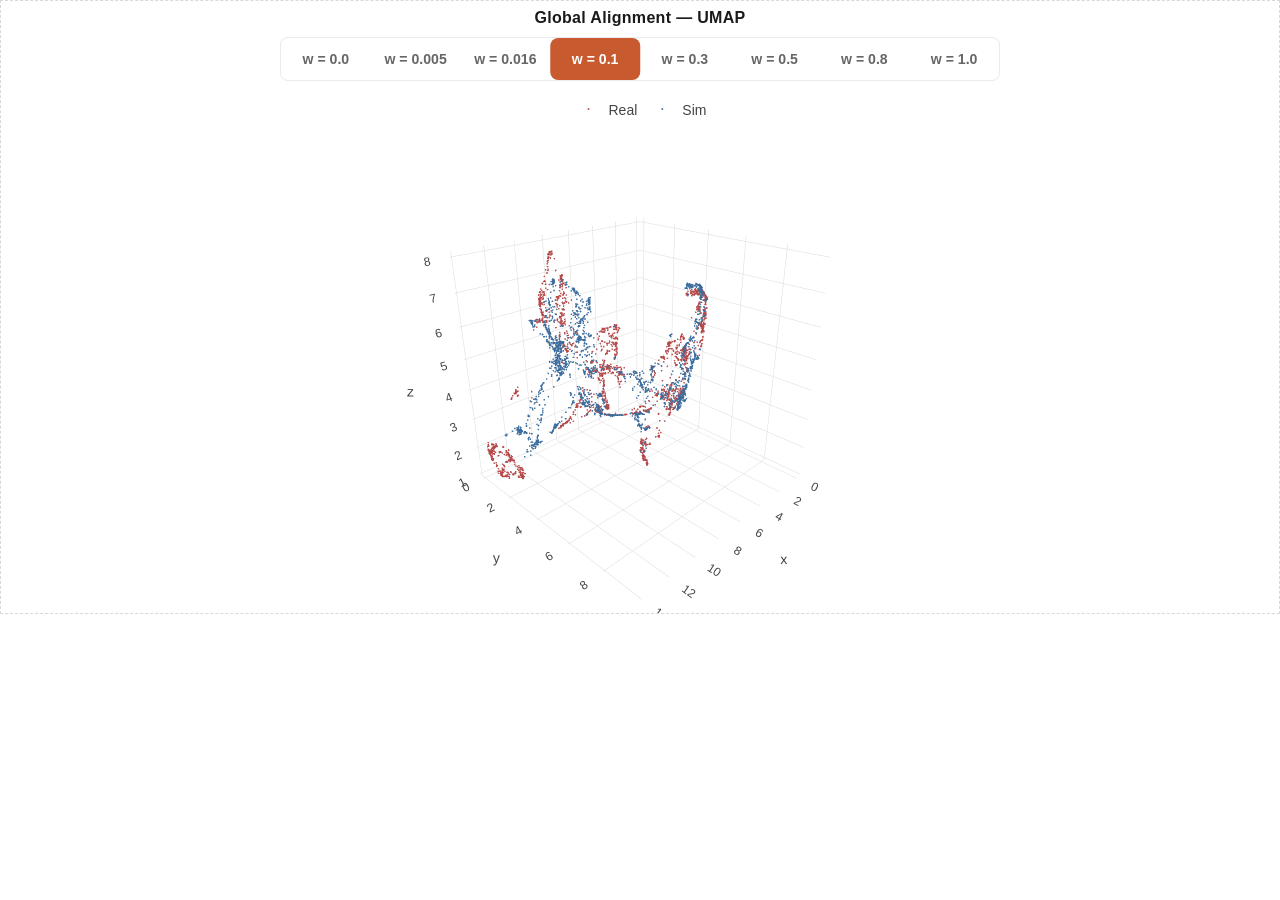
<file: files/umap3d_deep_mugcleanup.html>
<!DOCTYPE html>
<html lang="en">
<head>
  <meta charset="utf-8">
  <script>
    (function() {
      var getContext = HTMLCanvasElement.prototype.getContext;
      HTMLCanvasElement.prototype.getContext = function(type, attrs) {
        if (type === '2d') {
          attrs = (attrs && typeof attrs === 'object') ? Object.assign({ willReadFrequently: true }, attrs) : { willReadFrequently: true };
          return getContext.call(this, type, attrs);
        }
        return getContext.apply(this, arguments);
      };
    })();
  </script>
  <script src="https://cdn.plot.ly/plotly-2.27.0.min.js"></script>
  <style>
    * { box-sizing: border-box; }
    body { margin: 0; padding: 0; font-family: 'Source Sans 3', -apple-system, sans-serif; background: transparent; border: 1px dashed rgba(0,0,0,0.15); }
    .umap-title { text-align: center; font-size: 1.0rem; font-weight: 600; color: #1a1a1a; margin: 8px 0 10px; letter-spacing: 0.02em; }
    .umap-btn-row { display: flex; justify-content: center; margin: 8px auto 12px; width: 100%; max-width: 100%; }
    .segmented-btn-group {
      position: relative; display: flex; width: 100%; max-width: 720px; min-height: 44px;
      border-radius: 8px; overflow: hidden;
      border: 1px solid rgba(0,0,0,0.08); background: #fff;
    }
    .segmented-btn-slider {
      position: absolute; left: 0; top: 0; height: 100%;
      width: calc(100% / var(--segmented-count, 8));
      transform: translateX(calc(var(--segmented-active, 0) * 100%));
      transition: transform 0.3s cubic-bezier(0.4, 0, 0.2, 1);
      background: #c75a2e; border-radius: 8px; opacity: 1;
      pointer-events: none; z-index: 0;
    }
    .segmented-btn {
      position: relative; z-index: 1; flex: 1;
      padding: 0.55rem 0.5rem; font-size: 0.88rem; font-weight: 600;
      border: none; background: transparent; color: #666;
      cursor: pointer; transition: color 0.2s ease; font-family: inherit;
    }
    .segmented-btn:hover:not(.is-active) { color: #1a1a1a; }
    .segmented-btn.is-active { color: #fff; }
    .umap-plot-container { display: flex; justify-content: center; width: 100%; }
    #plotly-umap { width: 100%; max-width: 100%; height: 520px; border-radius: 0; box-shadow: none; background: transparent; }
    .umap-loading { text-align: center; color: #6b7280; padding: 1rem; }
    .umap-error { color: #b54848; padding: 1rem; text-align: center; }
  </style>
</head>
<body>
  <div class="umap-title">Global Alignment — UMAP</div>
  <div class="umap-btn-row">
    <div class="segmented-btn-group" role="group" aria-label="Mixing ratio" style="--segmented-count: 8; --segmented-active: 3;">
      <div class="segmented-btn-slider" aria-hidden="true"></div>
      <button class="segmented-btn" data-ratio="0.0" type="button">w = 0.0</button>
      <button class="segmented-btn" data-ratio="0.005" type="button">w = 0.005</button>
      <button class="segmented-btn" data-ratio="0.016" type="button">w = 0.016</button>
      <button class="segmented-btn is-active" data-ratio="0.1" type="button">w = 0.1</button>
      <button class="segmented-btn" data-ratio="0.3" type="button">w = 0.3</button>
      <button class="segmented-btn" data-ratio="0.5" type="button">w = 0.5</button>
      <button class="segmented-btn" data-ratio="0.8" type="button">w = 0.8</button>
      <button class="segmented-btn" data-ratio="1.0" type="button">w = 1.0</button>
    </div>
  </div>
  <div class="umap-plot-container">
    <div id="plotly-umap" class="umap-loading"></div>
  </div>

  <script>
(function() {
  var DATA_DIR = 'umap_data_deep/mugcleanup';
  var RATIOS = ['0.0', '0.005', '0.016', '0.1', '0.3', '0.5', '0.8', '1.0'];
  var dataByRatio = {};
  var plotDiv = document.getElementById('plotly-umap');

  var sceneOpts = {
    xaxis: { showgrid: true, gridcolor: 'rgba(0,0,0,0.15)', showticklabels: true, showline: false, zeroline: false, backgroundcolor: 'rgba(0,0,0,0)' },
    yaxis: { showgrid: true, gridcolor: 'rgba(0,0,0,0.15)', showticklabels: true, showline: false, zeroline: false, backgroundcolor: 'rgba(0,0,0,0)' },
    zaxis: { showgrid: true, gridcolor: 'rgba(0,0,0,0.15)', showticklabels: true, showline: false, zeroline: false, backgroundcolor: 'rgba(0,0,0,0)' },
    aspectmode: 'cube',
    camera: { eye: { x: 1.5, y: 1.5, z: 1.0 }, projection: { type: 'perspective' } },
    bgcolor: 'rgba(0,0,0,0)'
  };

  function makeTrace(name, x, y, z, color) {
    return {
      x: x, y: y, z: z,
      mode: 'markers',
      name: name,
      type: 'scatter3d',
      marker: { size: 1, color: color, opacity: 0.9, line: { width: 0 } },
      hovertemplate: name + '<br>x=%{x:.3f}<br>y=%{y:.3f}<br>z=%{z:.3f}<extra></extra>'
    };
  }

  function buildPlotData(json) {
    return [
      makeTrace('Real', json.real.x, json.real.y, json.real.z, '#b54848'),
      makeTrace('Sim', json.sim.x, json.sim.y, json.sim.z, '#3b6c9e')
    ];
  }

  function plot(ratio) {
    var d = dataByRatio[ratio];
    if (!d) return;
    plotDiv.classList.remove('umap-loading');
    var plotData = buildPlotData(d);
    var layout = {
      scene: sceneOpts,
      margin: { l: 0, r: 0, t: 30, b: 0 },
      legend: { orientation: 'h', yanchor: 'bottom', y: 1.02, xanchor: 'center', x: 0.5, font: { size: 14 } },
      paper_bgcolor: 'rgba(0,0,0,0)',
      width: undefined,
      height: 520,
      autosize: true
    };
    if (plotDiv.data) {
      Plotly.react(plotDiv, plotData, layout, { responsive: true });
    } else {
      Plotly.newPlot(plotDiv, plotData, layout, { responsive: true });
    }
  }

  function selectRatio(ratio) {
    var btns = document.querySelectorAll('.segmented-btn[data-ratio]');
    var group = document.querySelector('.segmented-btn-group');
    btns.forEach(function(b, i) {
      b.classList.remove('is-active');
      if (b.getAttribute('data-ratio') === ratio) {
        b.classList.add('is-active');
        if (group) group.style.setProperty('--segmented-active', i);
      }
    });
    plot(ratio);
  }

  function loadAll() {
    var pending = RATIOS.length;
    if (pending === 0) {
      plot(RATIOS[3]);
      return;
    }
    RATIOS.forEach(function(ratio) {
      fetch(DATA_DIR + '/' + ratio + '.json')
        .then(function(r) { return r.json(); })
        .then(function(json) {
          dataByRatio[ratio] = json;
          pending--;
          if (pending === 0) {
            plot(RATIOS[3]);
            document.querySelectorAll('.segmented-btn[data-ratio]').forEach(function(btn) {
              btn.addEventListener('click', function() {
                selectRatio(this.getAttribute('data-ratio'));
              });
            });
          }
        })
        .catch(function(err) {
          plotDiv.classList.add('umap-error');
          plotDiv.classList.remove('umap-loading');
          plotDiv.textContent = 'Failed to load ' + ratio + '.json: ' + err.message;
        });
    });
  }

  if (typeof Plotly !== 'undefined') {
    loadAll();
  } else {
    window.addEventListener('load', loadAll);
  }
})();
  </script>
</body>
</html>
</file>
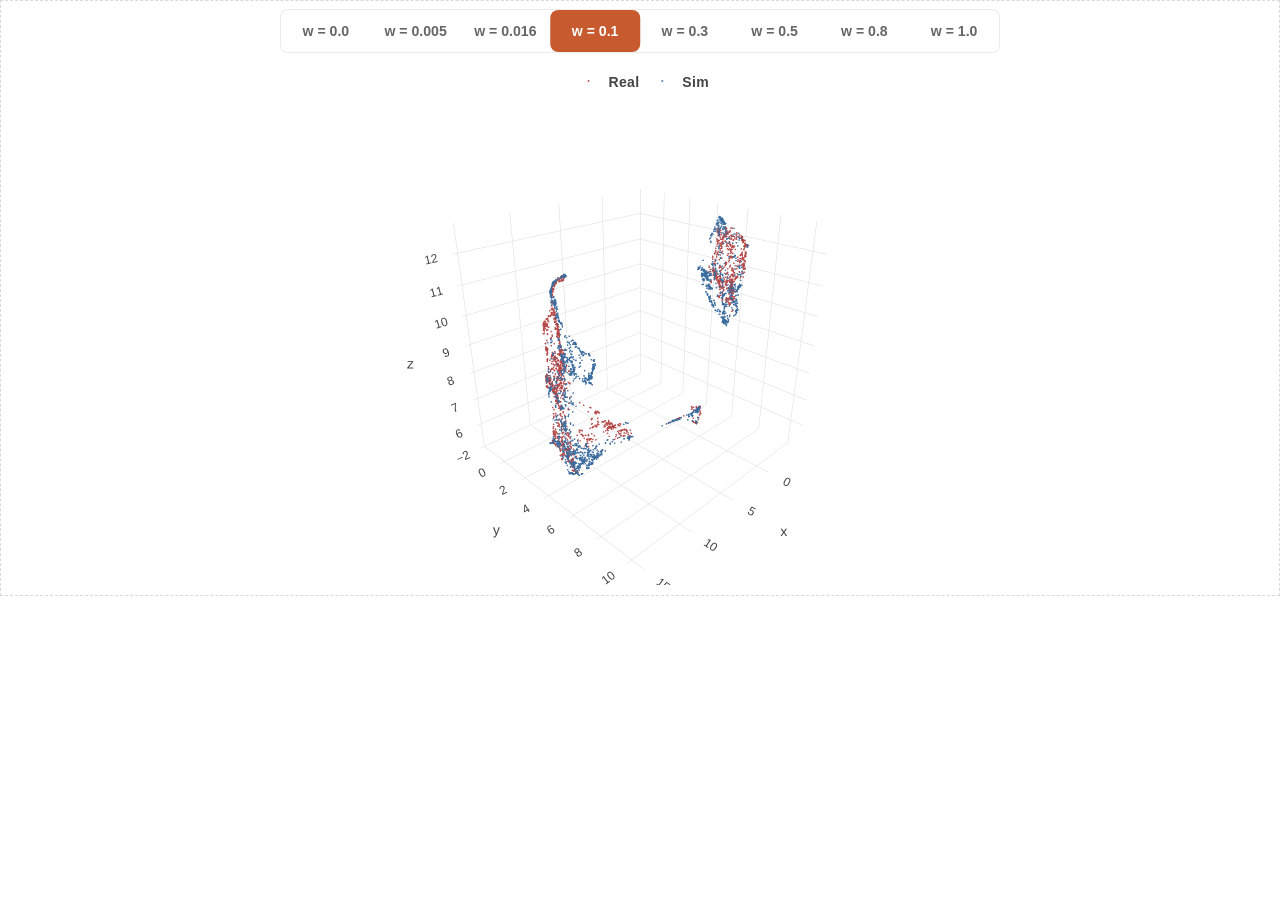
<file: files/umap3d_deep_mughang.html>
<!DOCTYPE html>
<html lang="en">
<head>
  <meta charset="utf-8">
  <script>
    (function() {
      var getContext = HTMLCanvasElement.prototype.getContext;
      HTMLCanvasElement.prototype.getContext = function(type, attrs) {
        if (type === '2d') {
          attrs = (attrs && typeof attrs === 'object') ? Object.assign({ willReadFrequently: true }, attrs) : { willReadFrequently: true };
          return getContext.call(this, type, attrs);
        }
        return getContext.apply(this, arguments);
      };
    })();
  </script>
  <script src="https://cdn.plot.ly/plotly-2.27.0.min.js"></script>
  <style>
    * { box-sizing: border-box; }
    body { margin: 0; padding: 0; font-family: 'Source Sans 3', -apple-system, sans-serif; background: transparent; border: 1px dashed rgba(0,0,0,0.15); }
    .umap-title { text-align: center; font-size: 1.0rem; font-weight: 600; color: #1a1a1a; margin: 8px 0 10px; letter-spacing: 0.02em; }
    .umap-btn-row { display: flex; justify-content: center; margin: 8px auto 12px; width: 100%; max-width: 100%; }
    .segmented-btn-group {
      position: relative; display: flex; width: 100%; max-width: 720px; min-height: 44px;
      border-radius: 8px; overflow: hidden;
      border: 1px solid rgba(0,0,0,0.08); background: #fff;
    }
    .segmented-btn-slider {
      position: absolute; left: 0; top: 0; height: 100%;
      width: calc(100% / var(--segmented-count, 8));
      transform: translateX(calc(var(--segmented-active, 0) * 100%));
      transition: transform 0.3s cubic-bezier(0.4, 0, 0.2, 1);
      background: #c75a2e; border-radius: 8px; opacity: 1;
      pointer-events: none; z-index: 0;
    }
    .segmented-btn {
      position: relative; z-index: 1; flex: 1;
      padding: 0.55rem 0.5rem; font-size: 0.88rem; font-weight: 600;
      border: none; background: transparent; color: #666;
      cursor: pointer; transition: color 0.2s ease; font-family: inherit;
    }
    .segmented-btn:hover:not(.is-active) { color: #1a1a1a; }
    .segmented-btn.is-active { color: #fff; }
    .umap-plot-container { display: flex; justify-content: center; width: 100%; }
    #plotly-umap { width: 100%; max-width: 100%; height: 520px; border-radius: 0; box-shadow: none; background: transparent; }
    .umap-loading { text-align: center; color: #6b7280; padding: 1rem; }
    .umap-error { color: #b54848; padding: 1rem; text-align: center; }
  </style>
</head>
<body>
  <div class="umap-title"Global Alignment — UMAP</div>
  <div class="umap-btn-row">
    <div class="segmented-btn-group" role="group" aria-label="Mixing ratio" style="--segmented-count: 8; --segmented-active: 3;">
      <div class="segmented-btn-slider" aria-hidden="true"></div>
      <button class="segmented-btn" data-ratio="0.0" type="button">w = 0.0</button>
      <button class="segmented-btn" data-ratio="0.005" type="button">w = 0.005</button>
      <button class="segmented-btn" data-ratio="0.016" type="button">w = 0.016</button>
      <button class="segmented-btn is-active" data-ratio="0.1" type="button">w = 0.1</button>
      <button class="segmented-btn" data-ratio="0.3" type="button">w = 0.3</button>
      <button class="segmented-btn" data-ratio="0.5" type="button">w = 0.5</button>
      <button class="segmented-btn" data-ratio="0.8" type="button">w = 0.8</button>
      <button class="segmented-btn" data-ratio="1.0" type="button">w = 1.0</button>
    </div>
  </div>
  <div class="umap-plot-container">
    <div id="plotly-umap" class="umap-loading"></div>
  </div>

  <script>
(function() {
  var DATA_DIR = 'umap_data_deep/mughang';
  var RATIOS = ['0.0', '0.005', '0.016', '0.1', '0.3', '0.5', '0.8', '1.0'];
  var dataByRatio = {};
  var plotDiv = document.getElementById('plotly-umap');

  var sceneOpts = {
    xaxis: { showgrid: true, gridcolor: 'rgba(0,0,0,0.15)', showticklabels: true, showline: false, zeroline: false, backgroundcolor: 'rgba(0,0,0,0)' },
    yaxis: { showgrid: true, gridcolor: 'rgba(0,0,0,0.15)', showticklabels: true, showline: false, zeroline: false, backgroundcolor: 'rgba(0,0,0,0)' },
    zaxis: { showgrid: true, gridcolor: 'rgba(0,0,0,0.15)', showticklabels: true, showline: false, zeroline: false, backgroundcolor: 'rgba(0,0,0,0)' },
    aspectmode: 'cube',
    camera: { eye: { x: 1.5, y: 1.5, z: 1.0 }, projection: { type: 'perspective' } },
    bgcolor: 'rgba(0,0,0,0)'
  };

  function makeTrace(name, x, y, z, color) {
    return {
      x: x, y: y, z: z,
      mode: 'markers',
      name: name,
      type: 'scatter3d',
      marker: { size: 1, color: color, opacity: 0.9, line: { width: 0 } },
      hovertemplate: name + '<br>x=%{x:.3f}<br>y=%{y:.3f}<br>z=%{z:.3f}<extra></extra>'
    };
  }

  function buildPlotData(json) {
    return [
      makeTrace('Real', json.real.x, json.real.y, json.real.z, '#b54848'),
      makeTrace('Sim', json.sim.x, json.sim.y, json.sim.z, '#3b6c9e')
    ];
  }

  function plot(ratio) {
    var d = dataByRatio[ratio];
    if (!d) return;
    plotDiv.classList.remove('umap-loading');
    var plotData = buildPlotData(d);
    var layout = {
      scene: sceneOpts,
      margin: { l: 0, r: 0, t: 30, b: 0 },
      legend: { orientation: 'h', yanchor: 'bottom', y: 1.02, xanchor: 'center', x: 0.5, font: { size: 14 } },
      paper_bgcolor: 'rgba(0,0,0,0)',
      width: undefined,
      height: 520,
      autosize: true
    };
    if (plotDiv.data) {
      Plotly.react(plotDiv, plotData, layout, { responsive: true });
    } else {
      Plotly.newPlot(plotDiv, plotData, layout, { responsive: true });
    }
  }

  function selectRatio(ratio) {
    var btns = document.querySelectorAll('.segmented-btn[data-ratio]');
    var group = document.querySelector('.segmented-btn-group');
    btns.forEach(function(b, i) {
      b.classList.remove('is-active');
      if (b.getAttribute('data-ratio') === ratio) {
        b.classList.add('is-active');
        if (group) group.style.setProperty('--segmented-active', i);
      }
    });
    plot(ratio);
  }

  function loadAll() {
    var pending = RATIOS.length;
    if (pending === 0) {
      plot(RATIOS[3]);
      return;
    }
    RATIOS.forEach(function(ratio) {
      fetch(DATA_DIR + '/' + ratio + '.json')
        .then(function(r) { return r.json(); })
        .then(function(json) {
          dataByRatio[ratio] = json;
          pending--;
          if (pending === 0) {
            plot(RATIOS[3]);
            document.querySelectorAll('.segmented-btn[data-ratio]').forEach(function(btn) {
              btn.addEventListener('click', function() {
                selectRatio(this.getAttribute('data-ratio'));
              });
            });
          }
        })
        .catch(function(err) {
          plotDiv.classList.add('umap-error');
          plotDiv.classList.remove('umap-loading');
          plotDiv.textContent = 'Failed to load ' + ratio + '.json: ' + err.message;
        });
    });
  }

  if (typeof Plotly !== 'undefined') {
    loadAll();
  } else {
    window.addEventListener('load', loadAll);
  }
})();
  </script>
</body>
</html>
</file>
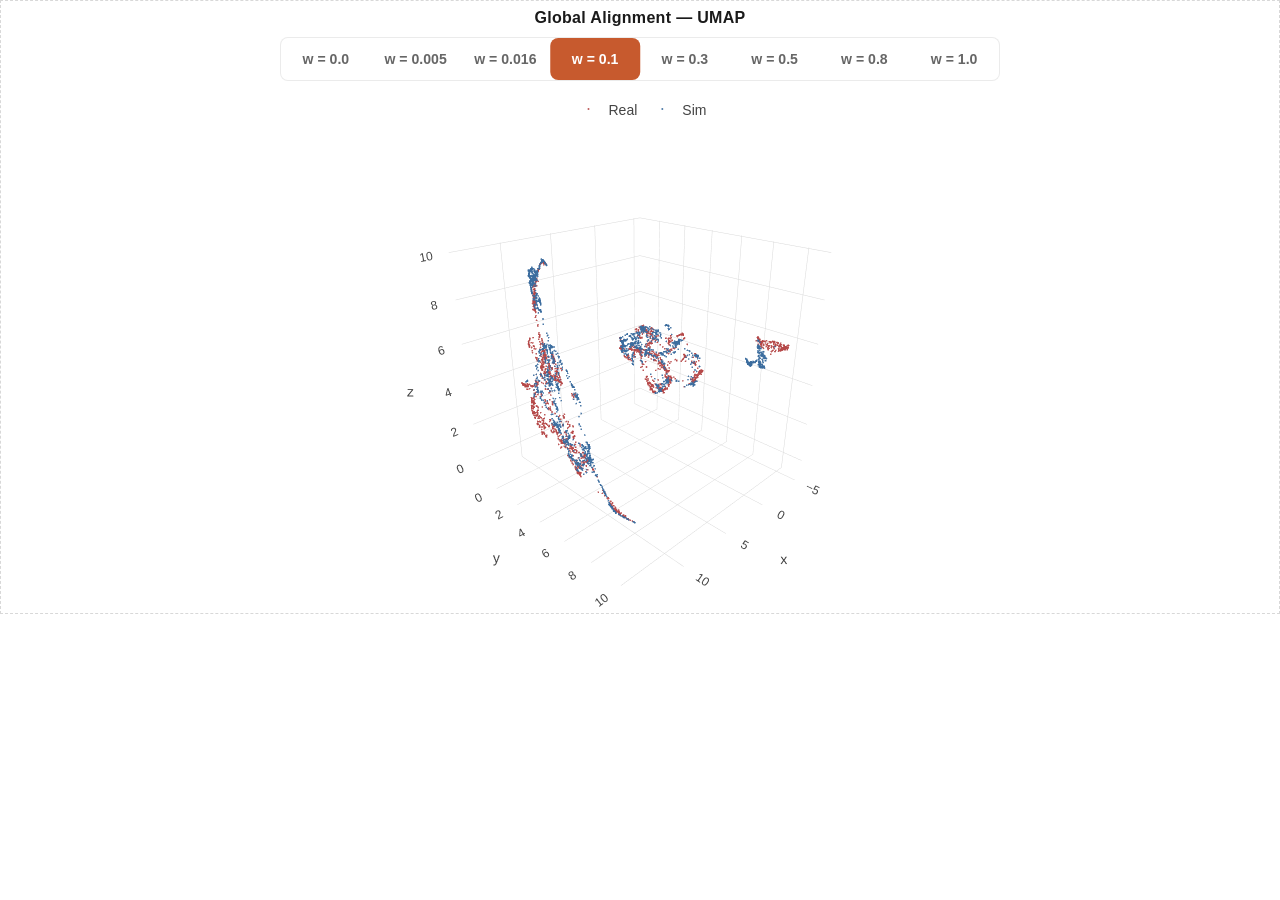
<file: files/umap3d_deep_nutassembly.html>
<!DOCTYPE html>
<html lang="en">
<head>
  <meta charset="utf-8">
  <script>
    (function() {
      var getContext = HTMLCanvasElement.prototype.getContext;
      HTMLCanvasElement.prototype.getContext = function(type, attrs) {
        if (type === '2d') {
          attrs = (attrs && typeof attrs === 'object') ? Object.assign({ willReadFrequently: true }, attrs) : { willReadFrequently: true };
          return getContext.call(this, type, attrs);
        }
        return getContext.apply(this, arguments);
      };
    })();
  </script>
  <script src="https://cdn.plot.ly/plotly-2.27.0.min.js"></script>
  <style>
    * { box-sizing: border-box; }
    body { margin: 0; padding: 0; font-family: 'Source Sans 3', -apple-system, sans-serif; background: transparent; border: 1px dashed rgba(0,0,0,0.15); }
    .umap-title { text-align: center; font-size: 1.0rem; font-weight: 600; color: #1a1a1a; margin: 8px 0 10px; letter-spacing: 0.02em; }
    .umap-btn-row { display: flex; justify-content: center; margin: 8px auto 12px; width: 100%; max-width: 100%; }
    .segmented-btn-group {
      position: relative; display: flex; width: 100%; max-width: 720px; min-height: 44px;
      border-radius: 8px; overflow: hidden;
      border: 1px solid rgba(0,0,0,0.08); background: #fff;
    }
    .segmented-btn-slider {
      position: absolute; left: 0; top: 0; height: 100%;
      width: calc(100% / var(--segmented-count, 8));
      transform: translateX(calc(var(--segmented-active, 0) * 100%));
      transition: transform 0.3s cubic-bezier(0.4, 0, 0.2, 1);
      background: #c75a2e; border-radius: 8px; opacity: 1;
      pointer-events: none; z-index: 0;
    }
    .segmented-btn {
      position: relative; z-index: 1; flex: 1;
      padding: 0.55rem 0.5rem; font-size: 0.88rem; font-weight: 600;
      border: none; background: transparent; color: #666;
      cursor: pointer; transition: color 0.2s ease; font-family: inherit;
    }
    .segmented-btn:hover:not(.is-active) { color: #1a1a1a; }
    .segmented-btn.is-active { color: #fff; }
    .umap-plot-container { display: flex; justify-content: center; width: 100%; }
    #plotly-umap { width: 100%; max-width: 100%; height: 520px; border-radius: 0; box-shadow: none; background: transparent; }
    .umap-loading { text-align: center; color: #6b7280; padding: 1rem; }
    .umap-error { color: #b54848; padding: 1rem; text-align: center; }
  </style>
</head>
<body>
  <div class="umap-title">Global Alignment — UMAP</div>
  <div class="umap-btn-row">
    <div class="segmented-btn-group" role="group" aria-label="Mixing ratio" style="--segmented-count: 8; --segmented-active: 3;">
      <div class="segmented-btn-slider" aria-hidden="true"></div>
      <button class="segmented-btn" data-ratio="0.0" type="button">w = 0.0</button>
      <button class="segmented-btn" data-ratio="0.005" type="button">w = 0.005</button>
      <button class="segmented-btn" data-ratio="0.016" type="button">w = 0.016</button>
      <button class="segmented-btn is-active" data-ratio="0.1" type="button">w = 0.1</button>
      <button class="segmented-btn" data-ratio="0.3" type="button">w = 0.3</button>
      <button class="segmented-btn" data-ratio="0.5" type="button">w = 0.5</button>
      <button class="segmented-btn" data-ratio="0.8" type="button">w = 0.8</button>
      <button class="segmented-btn" data-ratio="1.0" type="button">w = 1.0</button>
    </div>
  </div>
  <div class="umap-plot-container">
    <div id="plotly-umap" class="umap-loading"></div>
  </div>

  <script>
(function() {
  var DATA_DIR = 'umap_data_deep/nutassembly';
  var RATIOS = ['0.0', '0.005', '0.016', '0.1', '0.3', '0.5', '0.8', '1.0'];
  var dataByRatio = {};
  var plotDiv = document.getElementById('plotly-umap');

  var sceneOpts = {
    xaxis: { showgrid: true, gridcolor: 'rgba(0,0,0,0.15)', showticklabels: true, showline: false, zeroline: false, backgroundcolor: 'rgba(0,0,0,0)' },
    yaxis: { showgrid: true, gridcolor: 'rgba(0,0,0,0.15)', showticklabels: true, showline: false, zeroline: false, backgroundcolor: 'rgba(0,0,0,0)' },
    zaxis: { showgrid: true, gridcolor: 'rgba(0,0,0,0.15)', showticklabels: true, showline: false, zeroline: false, backgroundcolor: 'rgba(0,0,0,0)' },
    aspectmode: 'cube',
    camera: { eye: { x: 1.5, y: 1.5, z: 1.0 }, projection: { type: 'perspective' } },
    bgcolor: 'rgba(0,0,0,0)'
  };

  function makeTrace(name, x, y, z, color) {
    return {
      x: x, y: y, z: z,
      mode: 'markers',
      name: name,
      type: 'scatter3d',
      marker: { size: 1, color: color, opacity: 0.9, line: { width: 0 } },
      hovertemplate: name + '<br>x=%{x:.3f}<br>y=%{y:.3f}<br>z=%{z:.3f}<extra></extra>'
    };
  }

  function buildPlotData(json) {
    return [
      makeTrace('Real', json.real.x, json.real.y, json.real.z, '#b54848'),
      makeTrace('Sim', json.sim.x, json.sim.y, json.sim.z, '#3b6c9e')
    ];
  }

  function plot(ratio) {
    var d = dataByRatio[ratio];
    if (!d) return;
    plotDiv.classList.remove('umap-loading');
    var plotData = buildPlotData(d);
    var layout = {
      scene: sceneOpts,
      margin: { l: 0, r: 0, t: 30, b: 0 },
      legend: { orientation: 'h', yanchor: 'bottom', y: 1.02, xanchor: 'center', x: 0.5, font: { size: 14 } },
      paper_bgcolor: 'rgba(0,0,0,0)',
      width: undefined,
      height: 520,
      autosize: true
    };
    if (plotDiv.data) {
      Plotly.react(plotDiv, plotData, layout, { responsive: true });
    } else {
      Plotly.newPlot(plotDiv, plotData, layout, { responsive: true });
    }
  }

  function selectRatio(ratio) {
    var btns = document.querySelectorAll('.segmented-btn[data-ratio]');
    var group = document.querySelector('.segmented-btn-group');
    btns.forEach(function(b, i) {
      b.classList.remove('is-active');
      if (b.getAttribute('data-ratio') === ratio) {
        b.classList.add('is-active');
        if (group) group.style.setProperty('--segmented-active', i);
      }
    });
    plot(ratio);
  }

  function loadAll() {
    var pending = RATIOS.length;
    if (pending === 0) {
      plot(RATIOS[3]);
      return;
    }
    RATIOS.forEach(function(ratio) {
      fetch(DATA_DIR + '/' + ratio + '.json')
        .then(function(r) { return r.json(); })
        .then(function(json) {
          dataByRatio[ratio] = json;
          pending--;
          if (pending === 0) {
            plot(RATIOS[3]);
            document.querySelectorAll('.segmented-btn[data-ratio]').forEach(function(btn) {
              btn.addEventListener('click', function() {
                selectRatio(this.getAttribute('data-ratio'));
              });
            });
          }
        })
        .catch(function(err) {
          plotDiv.classList.add('umap-error');
          plotDiv.classList.remove('umap-loading');
          plotDiv.textContent = 'Failed to load ' + ratio + '.json: ' + err.message;
        });
    });
  }

  if (typeof Plotly !== 'undefined') {
    loadAll();
  } else {
    window.addEventListener('load', loadAll);
  }
})();
  </script>
</body>
</html>
</file>
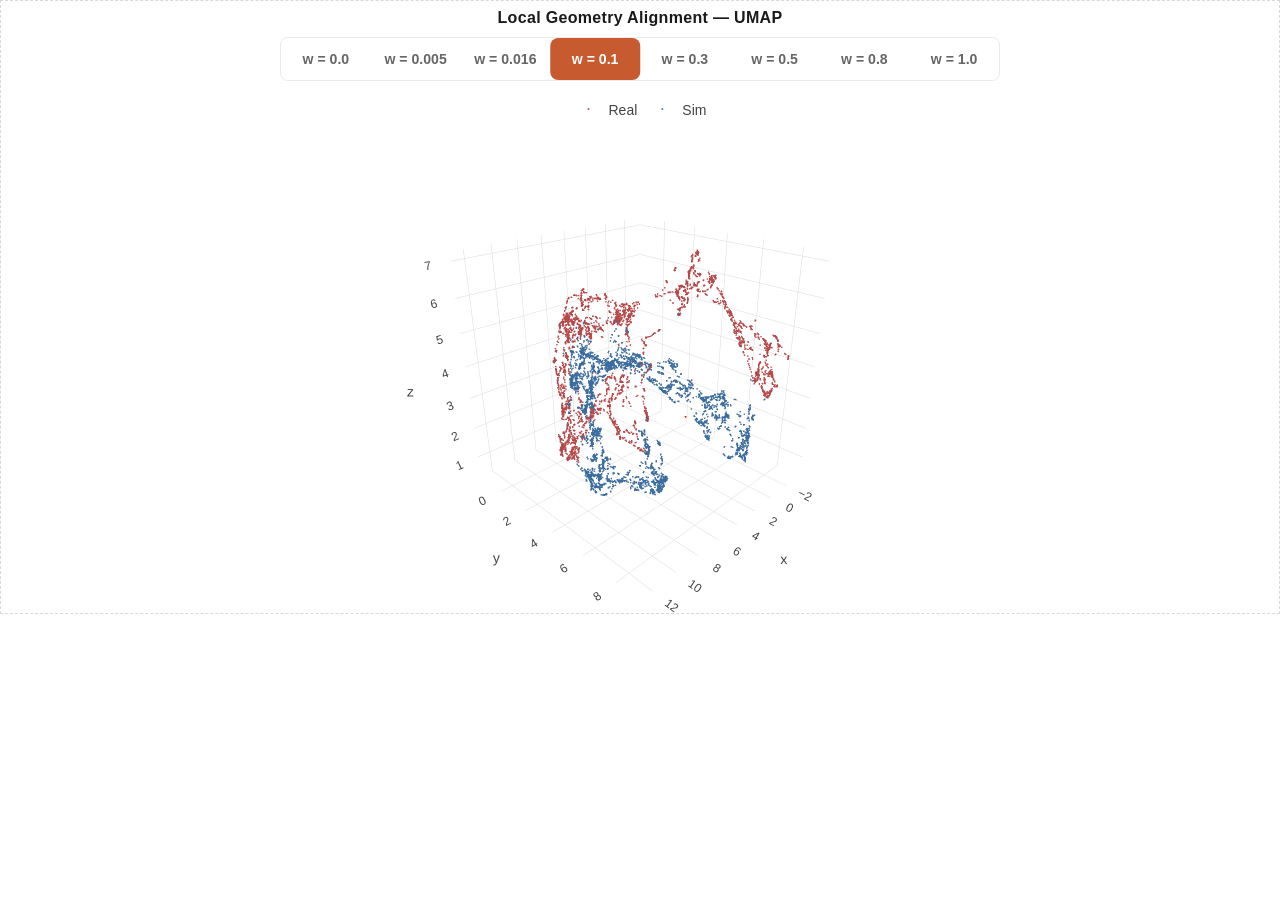
<file: files/umap3d_mugcleanup.html>
<!DOCTYPE html>
<html lang="en">
<head>
  <meta charset="utf-8">
  <script>
    (function() {
      var getContext = HTMLCanvasElement.prototype.getContext;
      HTMLCanvasElement.prototype.getContext = function(type, attrs) {
        if (type === '2d') {
          attrs = (attrs && typeof attrs === 'object') ? Object.assign({ willReadFrequently: true }, attrs) : { willReadFrequently: true };
          return getContext.call(this, type, attrs);
        }
        return getContext.apply(this, arguments);
      };
    })();
  </script>
  <script src="https://cdn.plot.ly/plotly-2.27.0.min.js"></script>
  <style>
    * { box-sizing: border-box; }
    body { margin: 0; padding: 0; font-family: 'Source Sans 3', -apple-system, sans-serif; background: transparent; border: 1px dashed rgba(0,0,0,0.15); }
    .umap-title { text-align: center; font-size: 1.0rem; font-weight: 600; color: #1a1a1a; margin: 8px 0 10px; letter-spacing: 0.02em; }
    .umap-btn-row { display: flex; justify-content: center; margin: 8px auto 12px; width: 100%; max-width: 100%; }
    .segmented-btn-group {
      position: relative; display: flex; width: 100%; max-width: 720px; min-height: 44px;
      border-radius: 8px; overflow: hidden;
      border: 1px solid rgba(0,0,0,0.08); background: #fff;
    }
    .segmented-btn-slider {
      position: absolute; left: 0; top: 0; height: 100%;
      width: calc(100% / var(--segmented-count, 8));
      transform: translateX(calc(var(--segmented-active, 0) * 100%));
      transition: transform 0.3s cubic-bezier(0.4, 0, 0.2, 1);
      background: #c75a2e; border-radius: 8px; opacity: 1;
      pointer-events: none; z-index: 0;
    }
    .segmented-btn {
      position: relative; z-index: 1; flex: 1;
      padding: 0.55rem 0.5rem; font-size: 0.88rem; font-weight: 600;
      border: none; background: transparent; color: #666;
      cursor: pointer; transition: color 0.2s ease; font-family: inherit;
    }
    .segmented-btn:hover:not(.is-active) { color: #1a1a1a; }
    .segmented-btn.is-active { color: #fff; }
    .umap-plot-container { display: flex; justify-content: center; width: 100%; }
    #plotly-umap { width: 100%; max-width: 100%; height: 520px; border-radius: 0; box-shadow: none; background: transparent; }
    .umap-loading { text-align: center; color: #6b7280; padding: 1rem; }
    .umap-error { color: #b54848; padding: 1rem; text-align: center; }
  </style>
</head>
<body>
  <div class="umap-title">Local Geometry Alignment — UMAP</div>
  <div class="umap-btn-row">
    <div class="segmented-btn-group" role="group" aria-label="Mixing ratio" style="--segmented-count: 8; --segmented-active: 3;">
      <div class="segmented-btn-slider" aria-hidden="true"></div>
      <button class="segmented-btn" data-ratio="0.0" type="button">w = 0.0</button>
      <button class="segmented-btn" data-ratio="0.005" type="button">w = 0.005</button>
      <button class="segmented-btn" data-ratio="0.016" type="button">w = 0.016</button>
      <button class="segmented-btn is-active" data-ratio="0.1" type="button">w = 0.1</button>
      <button class="segmented-btn" data-ratio="0.3" type="button">w = 0.3</button>
      <button class="segmented-btn" data-ratio="0.5" type="button">w = 0.5</button>
      <button class="segmented-btn" data-ratio="0.8" type="button">w = 0.8</button>
      <button class="segmented-btn" data-ratio="1.0" type="button">w = 1.0</button>
    </div>
  </div>
  <div class="umap-plot-container">
    <div id="plotly-umap" class="umap-loading"></div>
  </div>

  <script>
(function() {
  var DATA_DIR = 'umap_data/mugcleanup';
  var RATIOS = ['0.0', '0.005', '0.016', '0.1', '0.3', '0.5', '0.8', '1.0'];
  var dataByRatio = {};
  var plotDiv = document.getElementById('plotly-umap');

  var sceneOpts = {
    xaxis: { showgrid: true, gridcolor: 'rgba(0,0,0,0.15)', showticklabels: true, showline: false, zeroline: false, backgroundcolor: 'rgba(0,0,0,0)' },
    yaxis: { showgrid: true, gridcolor: 'rgba(0,0,0,0.15)', showticklabels: true, showline: false, zeroline: false, backgroundcolor: 'rgba(0,0,0,0)' },
    zaxis: { showgrid: true, gridcolor: 'rgba(0,0,0,0.15)', showticklabels: true, showline: false, zeroline: false, backgroundcolor: 'rgba(0,0,0,0)' },
    aspectmode: 'cube',
    camera: { eye: { x: 1.5, y: 1.5, z: 1.0 }, projection: { type: 'perspective' } },
    bgcolor: 'rgba(0,0,0,0)'
  };

  function makeTrace(name, x, y, z, color) {
    return {
      x: x, y: y, z: z,
      mode: 'markers',
      name: name,
      type: 'scatter3d',
      marker: { size: 1, color: color, opacity: 0.9, line: { width: 0 } },
      hovertemplate: name + '<br>x=%{x:.3f}<br>y=%{y:.3f}<br>z=%{z:.3f}<extra></extra>'
    };
  }

  function buildPlotData(json) {
    return [
      makeTrace('Real', json.real.x, json.real.y, json.real.z, '#b54848'),
      makeTrace('Sim', json.sim.x, json.sim.y, json.sim.z, '#3b6c9e')
    ];
  }

  function plot(ratio) {
    var d = dataByRatio[ratio];
    if (!d) return;
    plotDiv.classList.remove('umap-loading');
    var plotData = buildPlotData(d);
    var layout = {
      scene: sceneOpts,
      margin: { l: 0, r: 0, t: 30, b: 0 },
      legend: { orientation: 'h', yanchor: 'bottom', y: 1.02, xanchor: 'center', x: 0.5, font: { size: 14 } },
      paper_bgcolor: 'rgba(0,0,0,0)',
      width: undefined,
      height: 520,
      autosize: true
    };
    if (plotDiv.data) {
      Plotly.react(plotDiv, plotData, layout, { responsive: true });
    } else {
      Plotly.newPlot(plotDiv, plotData, layout, { responsive: true });
    }
  }

  function selectRatio(ratio) {
    var btns = document.querySelectorAll('.segmented-btn[data-ratio]');
    var group = document.querySelector('.segmented-btn-group');
    btns.forEach(function(b, i) {
      b.classList.remove('is-active');
      if (b.getAttribute('data-ratio') === ratio) {
        b.classList.add('is-active');
        if (group) group.style.setProperty('--segmented-active', i);
      }
    });
    plot(ratio);
  }

  function loadAll() {
    var pending = RATIOS.length;
    if (pending === 0) {
      plot(RATIOS[3]);
      return;
    }
    RATIOS.forEach(function(ratio) {
      fetch(DATA_DIR + '/' + ratio + '.json')
        .then(function(r) { return r.json(); })
        .then(function(json) {
          dataByRatio[ratio] = json;
          pending--;
          if (pending === 0) {
            plot(RATIOS[3]);
            document.querySelectorAll('.segmented-btn[data-ratio]').forEach(function(btn) {
              btn.addEventListener('click', function() {
                selectRatio(this.getAttribute('data-ratio'));
              });
            });
          }
        })
        .catch(function(err) {
          plotDiv.classList.add('umap-error');
          plotDiv.classList.remove('umap-loading');
          plotDiv.textContent = 'Failed to load ' + ratio + '.json: ' + err.message;
        });
    });
  }

  if (typeof Plotly !== 'undefined') {
    loadAll();
  } else {
    window.addEventListener('load', loadAll);
  }
})();
  </script>
</body>
</html>
</file>
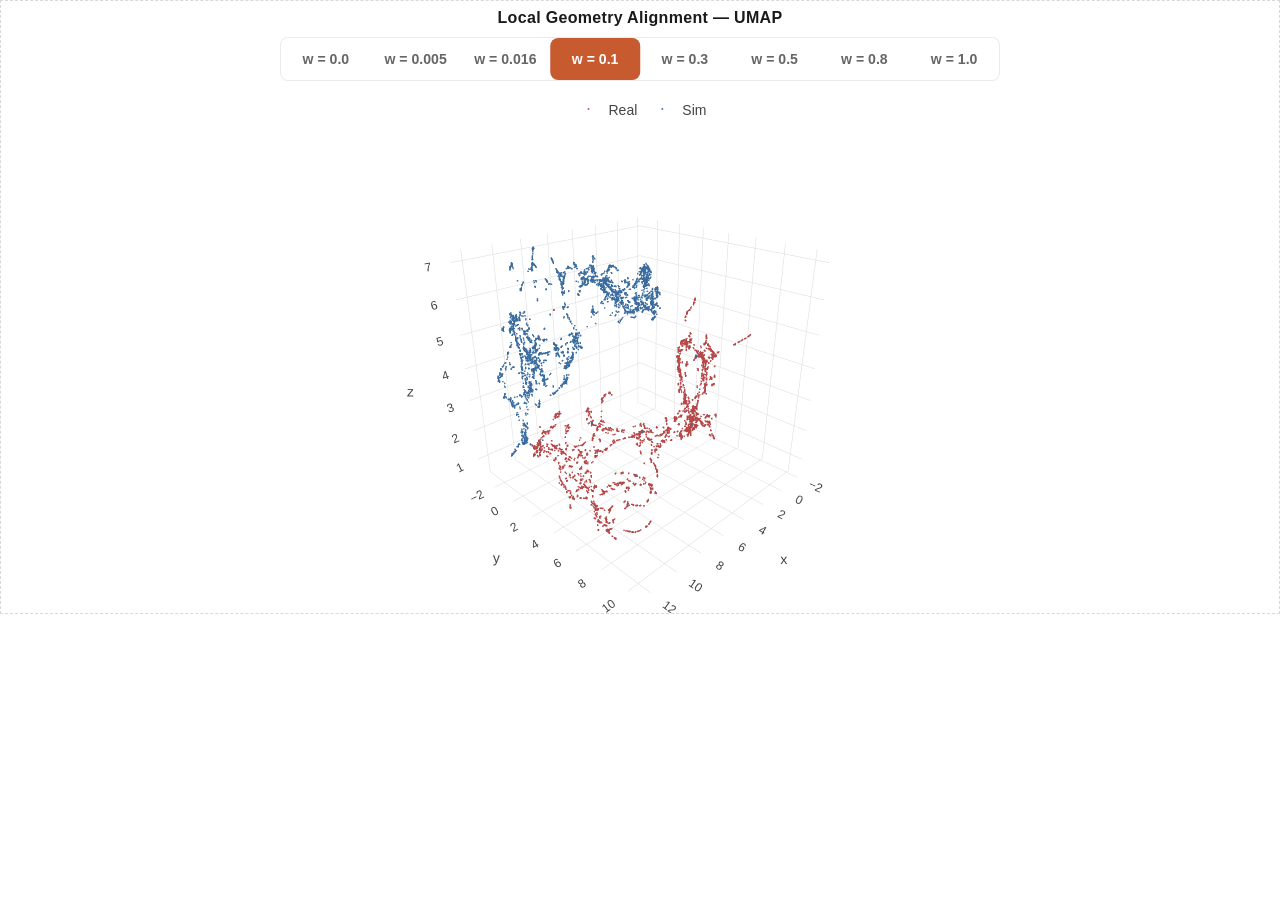
<file: files/umap3d_mughang.html>
<!DOCTYPE html>
<html lang="en">
<head>
  <meta charset="utf-8">
  <script>
    (function() {
      var getContext = HTMLCanvasElement.prototype.getContext;
      HTMLCanvasElement.prototype.getContext = function(type, attrs) {
        if (type === '2d') {
          attrs = (attrs && typeof attrs === 'object') ? Object.assign({ willReadFrequently: true }, attrs) : { willReadFrequently: true };
          return getContext.call(this, type, attrs);
        }
        return getContext.apply(this, arguments);
      };
    })();
  </script>
  <script src="https://cdn.plot.ly/plotly-2.27.0.min.js"></script>
  <style>
    * { box-sizing: border-box; }
    body { margin: 0; padding: 0; font-family: 'Source Sans 3', -apple-system, sans-serif; background: transparent; border: 1px dashed rgba(0,0,0,0.15); }
    .umap-title { text-align: center; font-size: 1.0rem; font-weight: 600; color: #1a1a1a; margin: 8px 0 10px; letter-spacing: 0.02em; }
    .umap-btn-row { display: flex; justify-content: center; margin: 8px auto 12px; width: 100%; max-width: 100%; }
    .segmented-btn-group {
      position: relative; display: flex; width: 100%; max-width: 720px; min-height: 44px;
      border-radius: 8px; overflow: hidden;
      border: 1px solid rgba(0,0,0,0.08); background: #fff;
    }
    .segmented-btn-slider {
      position: absolute; left: 0; top: 0; height: 100%;
      width: calc(100% / var(--segmented-count, 8));
      transform: translateX(calc(var(--segmented-active, 0) * 100%));
      transition: transform 0.3s cubic-bezier(0.4, 0, 0.2, 1);
      background: #c75a2e; border-radius: 8px; opacity: 1;
      pointer-events: none; z-index: 0;
    }
    .segmented-btn {
      position: relative; z-index: 1; flex: 1;
      padding: 0.55rem 0.5rem; font-size: 0.88rem; font-weight: 600;
      border: none; background: transparent; color: #666;
      cursor: pointer; transition: color 0.2s ease; font-family: inherit;
    }
    .segmented-btn:hover:not(.is-active) { color: #1a1a1a; }
    .segmented-btn.is-active { color: #fff; }
    .umap-plot-container { display: flex; justify-content: center; width: 100%; }
    #plotly-umap { width: 100%; max-width: 100%; height: 520px; border-radius: 0; box-shadow: none; background: transparent; }
    .umap-loading { text-align: center; color: #6b7280; padding: 1rem; }
    .umap-error { color: #b54848; padding: 1rem; text-align: center; }
  </style>
</head>
<body>
  <div class="umap-title">Local Geometry Alignment — UMAP</div>
  <div class="umap-btn-row">
    <div class="segmented-btn-group" role="group" aria-label="Mixing ratio" style="--segmented-count: 8; --segmented-active: 3;">
      <div class="segmented-btn-slider" aria-hidden="true"></div>
      <button class="segmented-btn" data-ratio="0.0" type="button">w = 0.0</button>
      <button class="segmented-btn" data-ratio="0.005" type="button">w = 0.005</button>
      <button class="segmented-btn" data-ratio="0.016" type="button">w = 0.016</button>
      <button class="segmented-btn is-active" data-ratio="0.1" type="button">w = 0.1</button>
      <button class="segmented-btn" data-ratio="0.3" type="button">w = 0.3</button>
      <button class="segmented-btn" data-ratio="0.5" type="button">w = 0.5</button>
      <button class="segmented-btn" data-ratio="0.8" type="button">w = 0.8</button>
      <button class="segmented-btn" data-ratio="1.0" type="button">w = 1.0</button>
    </div>
  </div>
  <div class="umap-plot-container">
    <div id="plotly-umap" class="umap-loading"></div>
  </div>

  <script>
(function() {
  var DATA_DIR = 'umap_data/mughang';
  var RATIOS = ['0.0', '0.005', '0.016', '0.1', '0.3', '0.5', '0.8', '1.0'];
  var dataByRatio = {};
  var plotDiv = document.getElementById('plotly-umap');

  var sceneOpts = {
    xaxis: { showgrid: true, gridcolor: 'rgba(0,0,0,0.15)', showticklabels: true, showline: false, zeroline: false, backgroundcolor: 'rgba(0,0,0,0)' },
    yaxis: { showgrid: true, gridcolor: 'rgba(0,0,0,0.15)', showticklabels: true, showline: false, zeroline: false, backgroundcolor: 'rgba(0,0,0,0)' },
    zaxis: { showgrid: true, gridcolor: 'rgba(0,0,0,0.15)', showticklabels: true, showline: false, zeroline: false, backgroundcolor: 'rgba(0,0,0,0)' },
    aspectmode: 'cube',
    camera: { eye: { x: 1.5, y: 1.5, z: 1.0 }, projection: { type: 'perspective' } },
    bgcolor: 'rgba(0,0,0,0)'
  };

  function makeTrace(name, x, y, z, color) {
    return {
      x: x, y: y, z: z,
      mode: 'markers',
      name: name,
      type: 'scatter3d',
      marker: { size: 1, color: color, opacity: 0.9, line: { width: 0 } },
      hovertemplate: name + '<br>x=%{x:.3f}<br>y=%{y:.3f}<br>z=%{z:.3f}<extra></extra>'
    };
  }

  function buildPlotData(json) {
    return [
      makeTrace('Real', json.real.x, json.real.y, json.real.z, '#b54848'),
      makeTrace('Sim', json.sim.x, json.sim.y, json.sim.z, '#3b6c9e')
    ];
  }

  function plot(ratio) {
    var d = dataByRatio[ratio];
    if (!d) return;
    plotDiv.classList.remove('umap-loading');
    var plotData = buildPlotData(d);
    var layout = {
      scene: sceneOpts,
      margin: { l: 0, r: 0, t: 30, b: 0 },
      legend: { orientation: 'h', yanchor: 'bottom', y: 1.02, xanchor: 'center', x: 0.5, font: { size: 14 } },
      paper_bgcolor: 'rgba(0,0,0,0)',
      width: undefined,
      height: 520,
      autosize: true
    };
    if (plotDiv.data) {
      Plotly.react(plotDiv, plotData, layout, { responsive: true });
    } else {
      Plotly.newPlot(plotDiv, plotData, layout, { responsive: true });
    }
  }

  function selectRatio(ratio) {
    var btns = document.querySelectorAll('.segmented-btn[data-ratio]');
    var group = document.querySelector('.segmented-btn-group');
    btns.forEach(function(b, i) {
      b.classList.remove('is-active');
      if (b.getAttribute('data-ratio') === ratio) {
        b.classList.add('is-active');
        if (group) group.style.setProperty('--segmented-active', i);
      }
    });
    plot(ratio);
  }

  function loadAll() {
    var pending = RATIOS.length;
    if (pending === 0) {
      plot(RATIOS[3]);
      return;
    }
    RATIOS.forEach(function(ratio) {
      fetch(DATA_DIR + '/' + ratio + '.json')
        .then(function(r) { return r.json(); })
        .then(function(json) {
          dataByRatio[ratio] = json;
          pending--;
          if (pending === 0) {
            plot(RATIOS[3]);
            document.querySelectorAll('.segmented-btn[data-ratio]').forEach(function(btn) {
              btn.addEventListener('click', function() {
                selectRatio(this.getAttribute('data-ratio'));
              });
            });
          }
        })
        .catch(function(err) {
          plotDiv.classList.add('umap-error');
          plotDiv.classList.remove('umap-loading');
          plotDiv.textContent = 'Failed to load ' + ratio + '.json: ' + err.message;
        });
    });
  }

  if (typeof Plotly !== 'undefined') {
    loadAll();
  } else {
    window.addEventListener('load', loadAll);
  }
})();
  </script>
</body>
</html>
</file>
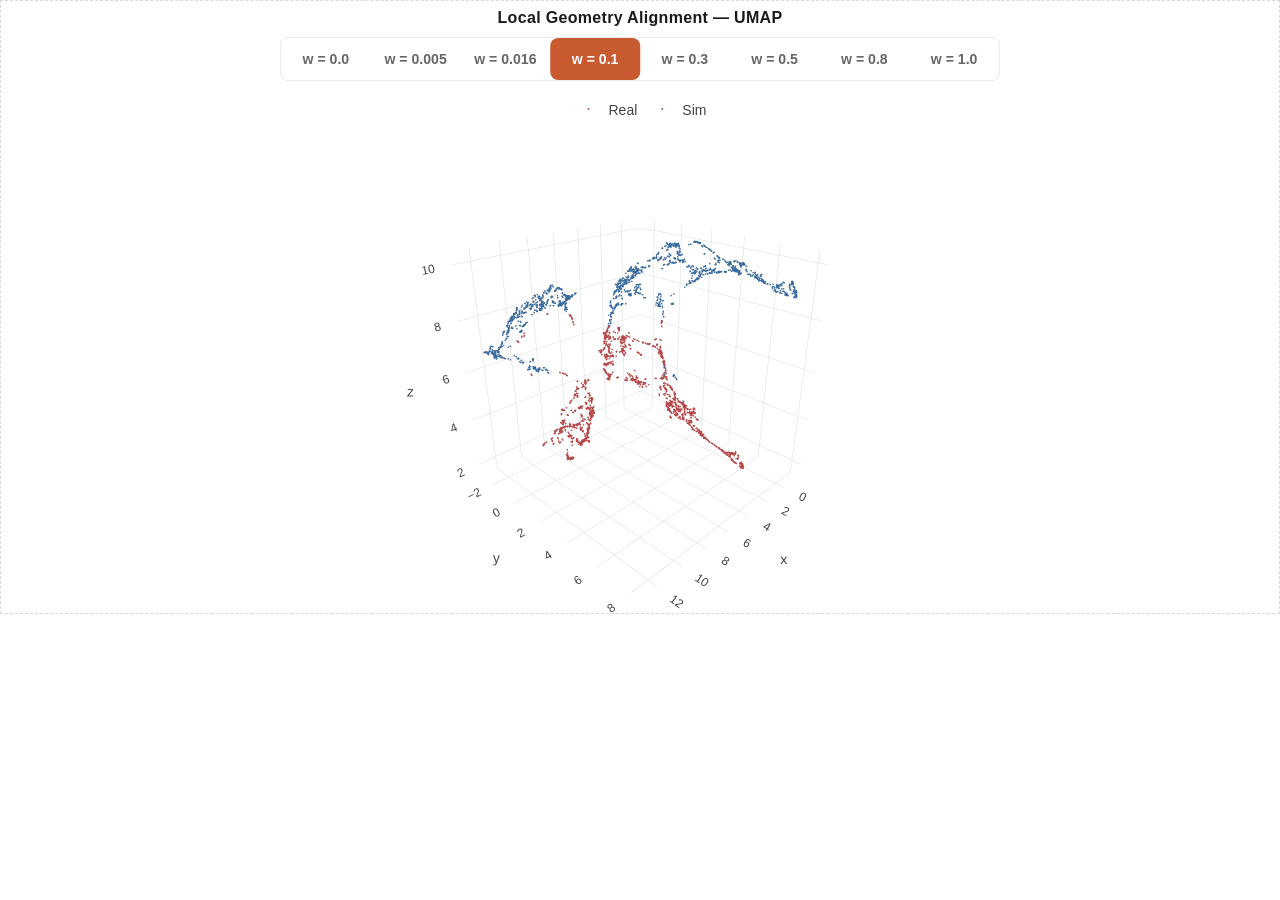
<file: files/umap3d_nutassembly.html>
<!DOCTYPE html>
<html lang="en">
<head>
  <meta charset="utf-8">
  <script>
    (function() {
      var getContext = HTMLCanvasElement.prototype.getContext;
      HTMLCanvasElement.prototype.getContext = function(type, attrs) {
        if (type === '2d') {
          attrs = (attrs && typeof attrs === 'object') ? Object.assign({ willReadFrequently: true }, attrs) : { willReadFrequently: true };
          return getContext.call(this, type, attrs);
        }
        return getContext.apply(this, arguments);
      };
    })();
  </script>
  <script src="https://cdn.plot.ly/plotly-2.27.0.min.js"></script>
  <style>
    * { box-sizing: border-box; }
    body { margin: 0; padding: 0; font-family: 'Source Sans 3', -apple-system, sans-serif; background: transparent; border: 1px dashed rgba(0,0,0,0.15); }
    .umap-title { text-align: center; font-size: 1.0rem; font-weight: 600; color: #1a1a1a; margin: 8px 0 10px; letter-spacing: 0.02em; }
    .umap-btn-row { display: flex; justify-content: center; margin: 8px auto 12px; width: 100%; max-width: 100%; }
    .segmented-btn-group {
      position: relative; display: flex; width: 100%; max-width: 720px; min-height: 44px;
      border-radius: 8px; overflow: hidden;
      border: 1px solid rgba(0,0,0,0.08); background: #fff;
    }
    .segmented-btn-slider {
      position: absolute; left: 0; top: 0; height: 100%;
      width: calc(100% / var(--segmented-count, 8));
      transform: translateX(calc(var(--segmented-active, 0) * 100%));
      transition: transform 0.3s cubic-bezier(0.4, 0, 0.2, 1);
      background: #c75a2e; border-radius: 8px; opacity: 1;
      pointer-events: none; z-index: 0;
    }
    .segmented-btn {
      position: relative; z-index: 1; flex: 1;
      padding: 0.55rem 0.5rem; font-size: 0.88rem; font-weight: 600;
      border: none; background: transparent; color: #666;
      cursor: pointer; transition: color 0.2s ease; font-family: inherit;
    }
    .segmented-btn:hover:not(.is-active) { color: #1a1a1a; }
    .segmented-btn.is-active { color: #fff; }
    .umap-plot-container { display: flex; justify-content: center; width: 100%; }
    #plotly-umap { width: 100%; max-width: 100%; height: 520px; border-radius: 0; box-shadow: none; background: transparent; }
    .umap-loading { text-align: center; color: #6b7280; padding: 1rem; }
    .umap-error { color: #b54848; padding: 1rem; text-align: center; }
  </style>
</head>
<body>
  <div class="umap-title">Local Geometry Alignment — UMAP</div>
  <div class="umap-btn-row">
    <div class="segmented-btn-group" role="group" aria-label="Mixing ratio" style="--segmented-count: 8; --segmented-active: 3;">
      <div class="segmented-btn-slider" aria-hidden="true"></div>
      <button class="segmented-btn" data-ratio="0.0" type="button">w = 0.0</button>
      <button class="segmented-btn" data-ratio="0.005" type="button">w = 0.005</button>
      <button class="segmented-btn" data-ratio="0.016" type="button">w = 0.016</button>
      <button class="segmented-btn is-active" data-ratio="0.1" type="button">w = 0.1</button>
      <button class="segmented-btn" data-ratio="0.3" type="button">w = 0.3</button>
      <button class="segmented-btn" data-ratio="0.5" type="button">w = 0.5</button>
      <button class="segmented-btn" data-ratio="0.8" type="button">w = 0.8</button>
      <button class="segmented-btn" data-ratio="1.0" type="button">w = 1.0</button>
    </div>
  </div>
  <div class="umap-plot-container">
    <div id="plotly-umap" class="umap-loading"></div>
  </div>

  <script>
(function() {
  var DATA_DIR = 'umap_data/nutassembly';
  var RATIOS = ['0.0', '0.005', '0.016', '0.1', '0.3', '0.5', '0.8', '1.0'];
  var dataByRatio = {};
  var plotDiv = document.getElementById('plotly-umap');

  var sceneOpts = {
    xaxis: { showgrid: true, gridcolor: 'rgba(0,0,0,0.15)', showticklabels: true, showline: false, zeroline: false, backgroundcolor: 'rgba(0,0,0,0)' },
    yaxis: { showgrid: true, gridcolor: 'rgba(0,0,0,0.15)', showticklabels: true, showline: false, zeroline: false, backgroundcolor: 'rgba(0,0,0,0)' },
    zaxis: { showgrid: true, gridcolor: 'rgba(0,0,0,0.15)', showticklabels: true, showline: false, zeroline: false, backgroundcolor: 'rgba(0,0,0,0)' },
    aspectmode: 'cube',
    camera: { eye: { x: 1.5, y: 1.5, z: 1.0 }, projection: { type: 'perspective' } },
    bgcolor: 'rgba(0,0,0,0)'
  };

  function makeTrace(name, x, y, z, color) {
    return {
      x: x, y: y, z: z,
      mode: 'markers',
      name: name,
      type: 'scatter3d',
      marker: { size: 1, color: color, opacity: 0.9, line: { width: 0 } },
      hovertemplate: name + '<br>x=%{x:.3f}<br>y=%{y:.3f}<br>z=%{z:.3f}<extra></extra>'
    };
  }

  function buildPlotData(json) {
    return [
      makeTrace('Real', json.real.x, json.real.y, json.real.z, '#b54848'),
      makeTrace('Sim', json.sim.x, json.sim.y, json.sim.z, '#3b6c9e')
    ];
  }

  function plot(ratio) {
    var d = dataByRatio[ratio];
    if (!d) return;
    plotDiv.classList.remove('umap-loading');
    var plotData = buildPlotData(d);
    var layout = {
      scene: sceneOpts,
      margin: { l: 0, r: 0, t: 30, b: 0 },
      legend: { orientation: 'h', yanchor: 'bottom', y: 1.02, xanchor: 'center', x: 0.5, font: { size: 14 } },
      paper_bgcolor: 'rgba(0,0,0,0)',
      width: undefined,
      height: 520,
      autosize: true
    };
    if (plotDiv.data) {
      Plotly.react(plotDiv, plotData, layout, { responsive: true });
    } else {
      Plotly.newPlot(plotDiv, plotData, layout, { responsive: true });
    }
  }

  function selectRatio(ratio) {
    var btns = document.querySelectorAll('.segmented-btn[data-ratio]');
    var group = document.querySelector('.segmented-btn-group');
    btns.forEach(function(b, i) {
      b.classList.remove('is-active');
      if (b.getAttribute('data-ratio') === ratio) {
        b.classList.add('is-active');
        if (group) group.style.setProperty('--segmented-active', i);
      }
    });
    plot(ratio);
  }

  function loadAll() {
    var pending = RATIOS.length;
    if (pending === 0) {
      plot(RATIOS[3]);
      return;
    }
    RATIOS.forEach(function(ratio) {
      fetch(DATA_DIR + '/' + ratio + '.json')
        .then(function(r) { return r.json(); })
        .then(function(json) {
          dataByRatio[ratio] = json;
          pending--;
          if (pending === 0) {
            plot(RATIOS[3]);
            document.querySelectorAll('.segmented-btn[data-ratio]').forEach(function(btn) {
              btn.addEventListener('click', function() {
                selectRatio(this.getAttribute('data-ratio'));
              });
            });
          }
        })
        .catch(function(err) {
          plotDiv.classList.add('umap-error');
          plotDiv.classList.remove('umap-loading');
          plotDiv.textContent = 'Failed to load ' + ratio + '.json: ' + err.message;
        });
    });
  }

  if (typeof Plotly !== 'undefined') {
    loadAll();
  } else {
    window.addEventListener('load', loadAll);
  }
})();
  </script>
</body>
</html>
</file>
